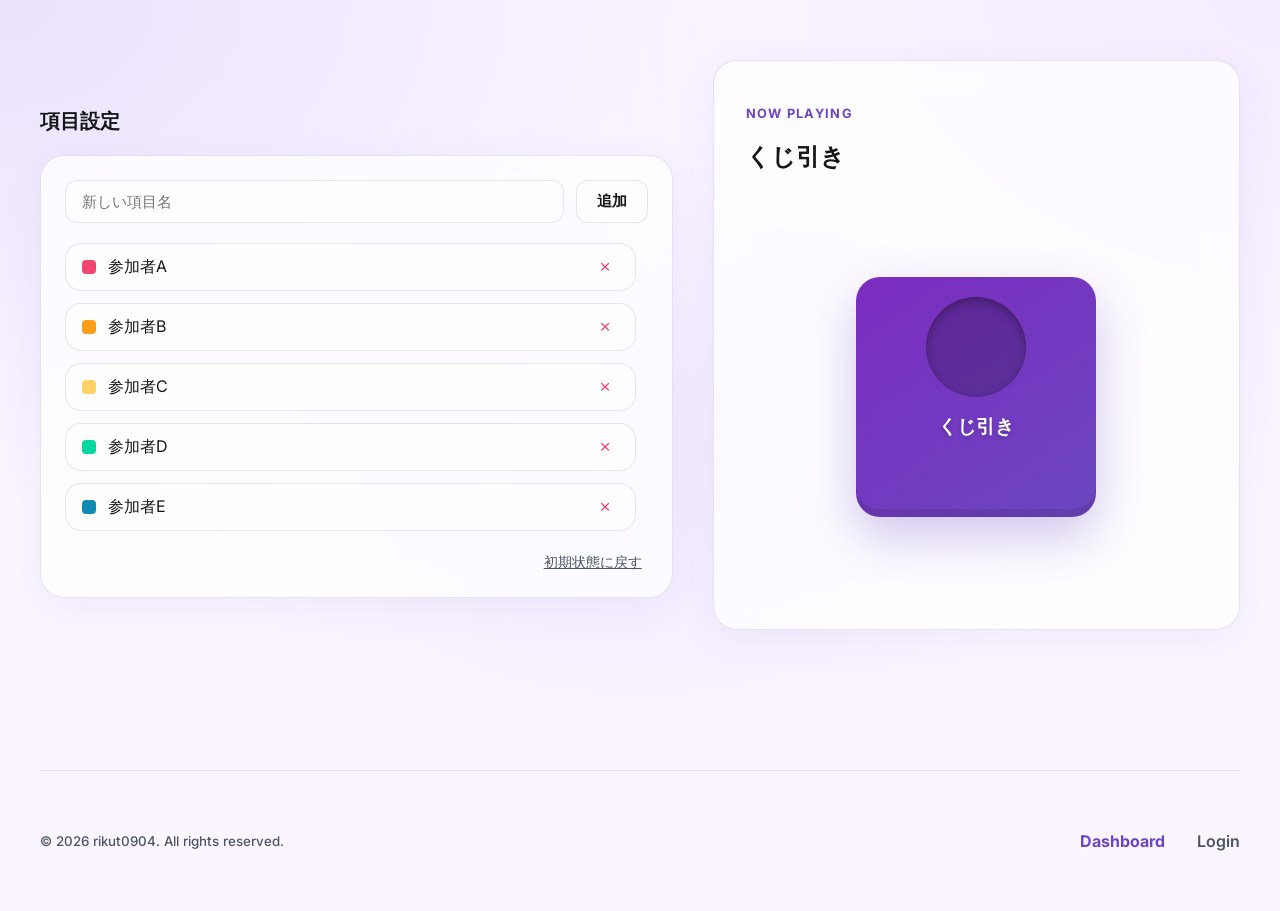
<file: html/index.html>
<!doctype html>
<html lang="ja">

<head>
    <meta charset="utf-8" />
    <meta name="viewport" content="width=device-width, initial-scale=1" />
    <title>くじ引き</title>
    <link rel="stylesheet" href="/css/style.css" />
</head>

<body>
    <main class="wrap">
        <section class="intro-hero">
            <div>
                <div class="intro-content">
                    <h2 class="section-title">項目設定</h2>
                    <div id="item-editor" class="glass-card" style="padding: 24px;">
                        <div class="item-editor-header">
                            <input type="text" id="new-item-label" placeholder="新しい項目名" class="item-editor-input">
                            <button class="btn" id="add-item-button" style="padding: 10px 20px;">追加</button>
                        </div>
                        <div id="item-list" class="legend-list">
                            <!-- Items will be rendered here -->
                        </div>
                        <div class="item-editor-footer">
                            <button id="reset-items-button" class="reset-link-btn">初期状態に戻す</button>
                        </div>
                    </div>
                </div>
            </div>

            <div class="glass-card">
                <p class="eyebrow" style="margin-bottom: 4px;">Now Playing</p>
                <h2 id="index-raffle-title" style="margin-bottom: 24px;">くじ引き</h2>
                <div class="raffle-stage">
                    <div id="raffle-ticket" class="raffle-ticket">
                        <span id="ticket-label"></span>
                    </div>
                    <div id="raffle-box" class="raffle-box" onclick="spin()">
                        <span class="raffle-box-label">くじ引き</span>
                    </div>
                </div>
            </div>
        </section>
    </main>

    <footer class="site-footer wrap">
        <div class="footer-content">
            <small class="footer-copy">&copy; 2026 rikut0904. All rights reserved.</small>
            <nav class="footer-nav">
                <a class="footer-nav-link primary" href="/dashboard">Dashboard</a>
                <a class="footer-nav-link secondary" href="/login">Login</a>
            </nav>
        </div>
    </footer>

    <script type="module" src="/js/index.js"></script>
    <script type="module">
        import { addItem, removeItem, resetItems, clearHistory, spin } from '/js/index.js';
        window.addItem = addItem;
        window.removeItem = removeItem;
        window.resetItems = resetItems;
        window.clearHistory = clearHistory;
        window.spin = spin;
    </script>
</body>

</html>
</file>
<file: css/style.css>
@import url('https://fonts.googleapis.com/css2?family=Inter:wght@400;500;600;700;800&display=swap');

:root {
    --bg: #faf5ff;
    --accent: #6b46c1;
    --accent-dark: #553c9a;
    --accent-glow: rgba(107, 70, 193, 0.2);
    --glass-bg: rgba(255, 255, 255, 0.75);
    --glass-border: rgba(107, 70, 193, 0.15);
    --text-main: #171717;
    --text-muted: #4b5563;
    --shadow: 0 10px 40px rgba(107, 70, 193, 0.06);
    --radius: 24px;
}

* {
    box-sizing: border-box;
}

html,
body {
    min-height: 100%;
    margin: 0;
}

body {
    color: var(--text-main);
    font-family: 'Inter', -apple-system, BlinkMacSystemFont, sans-serif;
    background-color: #faf5ff;
    background-image: 
        radial-gradient(at 0% 0%, rgba(167, 139, 250, 0.18) 0px, transparent 40%),
        radial-gradient(at 100% 0%, rgba(216, 180, 254, 0.15) 0px, transparent 40%),
        radial-gradient(at 50% 50%, rgba(139, 92, 246, 0.08) 0px, transparent 50%);
    background-attachment: fixed;
}

body.modal-open {
    overflow: hidden;
}

/* Common Layout Components */
.wrap {
    width: min(1200px, calc(100vw - 40px));
    margin: 0 auto;
}

.glass-card {
    background: var(--glass-bg);
    backdrop-filter: blur(16px);
    -webkit-backdrop-filter: blur(16px);
    border: 1px solid var(--glass-border);
    border-radius: var(--radius);
    padding: 32px;
    box-shadow: var(--shadow);
}

/* Global Buttons */
.btn {
    display: inline-flex;
    align-items: center;
    justify-content: center;
    padding: 12px 24px;
    border-radius: 12px;
    font-size: 0.95rem;
    font-weight: 600;
    cursor: pointer;
    transition: all 0.2s cubic-bezier(0.4, 0, 0.2, 1);
    border: 1px solid transparent;
    text-decoration: none;
    font-family: inherit;
}

.btn.primary {
    background: linear-gradient(135deg, var(--accent), var(--accent-dark));
    color: white;
    box-shadow: 0 4px 12px rgba(107, 70, 193, 0.25);
}

.btn.primary:hover {
    transform: translateY(-1px);
    box-shadow: 0 8px 20px rgba(107, 70, 193, 0.35);
    filter: brightness(1.05);
}

.btn:not(.primary) {
    background: rgba(255, 255, 255, 0.6);
    border: 1px solid var(--glass-border);
    color: var(--text-main);
}

.btn:not(.primary):hover {
    background: white;
    border-color: var(--accent);
}

.btn:disabled {
    opacity: 0.5;
    cursor: not-allowed;
    transform: none !important;
}

/* Admin Layout - Top Navigation */
.admin-layout {
    display: flex;
    flex-direction: column;
    min-height: 100vh;
}

.admin-navbar {
    height: 72px;
    background: rgba(255, 255, 255, 0.6);
    backdrop-filter: blur(12px);
    -webkit-backdrop-filter: blur(12px);
    border-bottom: 1px solid var(--glass-border);
    position: sticky;
    top: 0;
    z-index: 50;
}

.admin-navbar .wrap {
    display: flex;
    align-items: center;
    justify-content: space-between;
    height: 100%;
}

.nav-group {
    display: flex;
    align-items: center;
    gap: 8px;
}

.nav-link {
    padding: 8px 16px;
    border-radius: 10px;
    color: var(--text-muted);
    text-decoration: none;
    font-size: 0.95rem;
    font-weight: 600;
    transition: all 0.2s;
}

.nav-link:hover {
    background: rgba(107, 70, 193, 0.05);
    color: var(--accent);
}

.nav-link.active {
    background: white;
    color: var(--accent);
    box-shadow: 0 4px 12px rgba(107, 70, 193, 0.08);
}

.main-content {
    flex: 1;
}

.content-body {
    padding: 40px 0;
}

/* Page Headers */
.page-header {
    display: flex;
    justify-content: space-between;
    align-items: center;
    margin-bottom: 32px;
}

.page-title {
    margin: 0;
    font-size: 2rem;
    font-weight: 800;
}

.section-title {
    font-size: 1.25rem;
    margin-bottom: 20px;
    font-weight: 700;
}

.eyebrow {
    text-transform: uppercase;
    letter-spacing: 0.1em;
    font-size: 0.8rem;
    font-weight: 700;
    color: var(--accent);
    margin-bottom: 8px;
}

/* Index / Raffle Common Layout */
.intro-hero {
    display: grid;
    grid-template-columns: 1.2fr 1fr;
    gap: 40px;
    padding: 60px 0;
    align-items: start;
}

.intro-content {
    margin-top: 48px;
}

.intro-lead {
    font-size: 1.1rem;
    line-height: 1.6;
    color: var(--text-muted);
    max-width: 500px;
}

/* Item Editor (Index) Styles */
.item-editor-header {
    display: flex;
    gap: 12px;
    margin-bottom: 20px;
}

.item-editor-input {
    flex: 1;
    border: 1px solid var(--glass-border);
    border-radius: 12px;
    padding: 10px 16px;
    background: rgba(255, 255, 255, 0.5);
    font-size: 0.95rem;
    transition: all 0.2s;
}

.item-editor-input:focus {
    outline: none;
    border-color: var(--accent);
    background: white;
}

.item-editor-footer {
    margin-top: 20px;
    text-align: right;
}

.reset-link-btn {
    background: none;
    border: none;
    color: var(--text-muted);
    cursor: pointer;
    font-size: 0.85rem;
    text-decoration: underline;
}

/* Raffle (Lottery Box) Style */
.raffle-stage {
    position: relative;
    display: grid;
    place-items: center;
    padding: 40px 20px;
    min-height: 400px;
}

.raffle-box {
    position: relative;
    width: 240px;
    height: 240px;
    background: linear-gradient(145deg, #7b2cbf, var(--accent));
    border-radius: 24px;
    box-shadow: 
        0 20px 50px rgba(107, 70, 193, 0.3),
        inset 0 -8px 0 rgba(0,0,0,0.1);
    cursor: pointer;
    transition: transform 0.2s;
    display: flex;
    flex-direction: column;
    align-items: center;
    justify-content: center;
    z-index: 10;
}

.raffle-box:hover:not(.shaking) {
    transform: translateY(-5px) scale(1.02);
}

.raffle-box::before {
    content: '';
    position: absolute;
    top: 20px;
    width: 100px;
    height: 100px;
    background: rgba(0,0,0,0.2);
    border-radius: 50%;
    box-shadow: inset 0 4px 10px rgba(0,0,0,0.3);
}

.raffle-box-label {
    color: white;
    font-weight: 800;
    font-size: 1.2rem;
    margin-top: 60px;
    text-shadow: 0 2px 4px rgba(0,0,0,0.2);
}

.raffle-box.shaking {
    animation: shake 0.5s infinite;
}

@keyframes shake {
    0% { transform: translate(1px, 1px) rotate(0deg); }
    10% { transform: translate(-1px, -2px) rotate(-1deg); }
    20% { transform: translate(-3px, 0px) rotate(1deg); }
    30% { transform: translate(3px, 2px) rotate(0deg); }
    40% { transform: translate(1px, -1px) rotate(1deg); }
    50% { transform: translate(-1px, 2px) rotate(-1deg); }
    60% { transform: translate(-3px, 1px) rotate(0deg); }
    70% { transform: translate(3px, 1px) rotate(-1deg); }
    80% { transform: translate(-1px, -1px) rotate(1deg); }
    90% { transform: translate(1px, 2px) rotate(0deg); }
    100% { transform: translate(1px, -2px) rotate(-1deg); }
}

/* Ticket Animation */
.raffle-ticket {
    position: absolute;
    bottom: 50%;
    width: 180px;
    height: 100px;
    background: white;
    border-radius: 12px;
    display: flex;
    align-items: center;
    justify-content: center;
    font-weight: 700;
    box-shadow: 0 10px 30px rgba(0,0,0,0.1);
    transform: translateY(100px) scale(0);
    opacity: 0;
    z-index: 5;
    transition: all 0.6s cubic-bezier(0.34, 1.56, 0.64, 1);
}

.raffle-ticket.showing {
    transform: translateY(-80px) scale(1.1);
    opacity: 1;
}
/* Legend & History List */
.legend-list {
    display: flex;
    flex-direction: column;
    gap: 12px;
    max-height: 320px;
    overflow-y: auto;
    padding-right: 12px;
}

/* Custom Scrollbar for better UX */
.legend-list::-webkit-scrollbar {
    width: 6px;
}
.legend-list::-webkit-scrollbar-thumb {
    background: #e2e8f0;
    border-radius: 10px;
}
.legend-list::-webkit-scrollbar-track {
    background: transparent;
}

.legend-item {
    display: flex;
    align-items: center;
    gap: 12px;
    padding: 12px 16px;
    background: rgba(255, 255, 255, 0.6);
    border: 1px solid var(--glass-border);
    border-radius: 16px;
    transition: all 0.2s;
}

.legend-color {
    width: 14px;
    height: 14px;
    border-radius: 4px;
    flex-shrink: 0;
}

/* Dashboard Specific Styles */
.admin-grid {
    display: grid;
    grid-template-columns: 1fr;
    gap: 24px;
}

.admin-user-list {
    display: grid;
    grid-template-columns: repeat(auto-fill, minmax(320px, 1fr));
    gap: 20px;
}

.raffle-card {
    background: white;
    border: 1px solid var(--glass-border);
    border-radius: 20px;
    padding: 24px;
    display: flex;
    flex-direction: column;
    justify-content: space-between;
    transition: all 0.3s cubic-bezier(0.4, 0, 0.2, 1);
    box-shadow: 0 4px 12px rgba(0, 0, 0, 0.03);
}

.raffle-card:hover {
    transform: translateY(-4px);
    box-shadow: 0 12px 24px rgba(107, 70, 193, 0.08);
    border-color: var(--accent);
}

.raffle-card-header {
    margin-bottom: 16px;
}

.raffle-card-title {
    font-size: 1.25rem;
    font-weight: 700;
    color: var(--text-main);
    margin: 0 0 8px;
    display: block;
}

.raffle-card-desc {
    font-size: 0.9rem;
    color: var(--text-muted);
    line-height: 1.5;
    height: 2.7em;
    overflow: hidden;
    margin: 0;
}

.raffle-card-stats {
    display: flex;
    gap: 16px;
    margin-top: 16px;
    font-size: 0.85rem;
    color: var(--text-muted);
    font-weight: 500;
}

.raffle-card-stats span {
    display: flex;
    align-items: center;
    gap: 6px;
}

.raffle-card-actions {
    display: flex;
    gap: 8px;
    margin-top: 24px;
    border-top: 1px solid #f1f5f9;
    padding-top: 20px;
}

.raffle-card-actions .btn {
    flex: 1;
    padding: 10px;
}

/* MODALS - 2-Pane Layout (Dashboard Edit) */
.result-modal {
    position: fixed;
    inset: 0;
    z-index: 1000;
    display: grid;
    place-items: center;
    visibility: hidden;
    opacity: 0;
    transition: all 0.3s cubic-bezier(0.4, 0, 0.2, 1);
}

.result-modal.is-open {
    visibility: visible;
    opacity: 1;
}

.result-modal-backdrop {
    position: absolute;
    inset: 0;
    background: rgba(15, 23, 42, 0.4);
    backdrop-filter: blur(8px);
    -webkit-backdrop-filter: blur(8px);
}

.result-modal-dialog {
    position: relative;
    background: white;
    border-radius: 24px;
    width: min(1000px, 96vw);
    height: min(720px, 90vh);
    box-shadow: 0 40px 100px -20px rgba(0, 0, 0, 0.2);
    transform: translateY(20px);
    transition: all 0.4s cubic-bezier(0.34, 1.56, 0.64, 1);
    display: flex;
    flex-direction: column;
    overflow: hidden;
}

.result-modal.is-open .result-modal-dialog {
    transform: translateY(0);
}

.modal-split-layout {
    display: flex;
    flex: 1;
    overflow: hidden;
    height: 100%;
}

.modal-sidebar {
    width: 320px;
    padding: 32px;
    background: #f8fafc;
    border-right: 1px solid #f1f5f9;
    overflow-y: auto;
    display: flex;
    flex-direction: column;
    gap: 20px;
}

.modal-main-content {
    flex: 1;
    padding: 32px 32px 16px;
    display: flex;
    flex-direction: column;
    overflow: hidden;
}

.modal-items-scroll {
    flex: 1;
    overflow-y: auto;
    padding-right: 8px;
    margin-top: 12px;
}

.modal-items-scroll::-webkit-scrollbar {
    width: 5px;
}
.modal-items-scroll::-webkit-scrollbar-thumb {
    background: #e2e8f0;
    border-radius: 10px;
}

.modal-item-row {
    display: flex;
    gap: 12px;
    align-items: center;
    background: white;
    padding: 8px 12px;
    border-radius: 12px;
    margin-bottom: 6px;
    border: 1px solid #e2e8f0;
}

.item-color-input {
    width: 28px;
    height: 28px;
    border: none;
    border-radius: 50%;
    cursor: pointer;
    background: none;
    padding: 0;
    flex-shrink: 0;
}

.item-label-input {
    flex: 1;
    border: 1px solid #e2e8f0;
    border-radius: 8px;
    padding: 6px 10px;
    font-size: 0.9rem;
}

.item-weight-input {
    width: 54px;
    border: 1px solid #e2e8f0;
    border-radius: 8px;
    padding: 6px;
    text-align: center;
    font-size: 0.85rem;
}

.item-remove-btn {
    color: #94a3b8;
    cursor: pointer;
    background: none;
    border: none;
    padding: 4px;
}

.item-remove-btn:hover {
    color: #ef476f;
}

.modal-footer-actions {
    padding: 16px 32px 24px;
    border-top: 1px solid #f1f5f9;
    display: flex;
    justify-content: flex-end;
    gap: 10px;
    background: white;
}

.modal-footer-actions .btn {
    padding: 8px 20px;
    font-size: 0.85rem;
    min-width: 100px;
}

/* Result Modal Specifics */
.modal-body-scroll {
    overflow-y: auto;
    max-height: 60vh;
    padding: 20px;
}

.result-label {
    text-transform: uppercase;
    letter-spacing: 0.1em;
    font-size: 0.9rem;
    font-weight: 700;
    color: var(--accent);
    margin-bottom: 16px;
}

.result-modal-dialog.result-modal-dialog-compact {
    width: min(560px, calc(100vw - 32px));
    height: auto;
    min-height: 0;
    padding: 40px 32px 28px;
    border: 1px solid rgba(107, 70, 193, 0.12);
    background:
        radial-gradient(circle at top, rgba(216, 180, 254, 0.28), transparent 48%),
        linear-gradient(180deg, rgba(255, 255, 255, 0.98), rgba(250, 245, 255, 0.96));
    text-align: center;
}

.result-modal-card {
    display: flex;
    flex-direction: column;
    align-items: center;
    gap: 20px;
}

.result-modal-badge {
    display: inline-flex;
    align-items: center;
    justify-content: center;
    min-width: 96px;
    padding: 8px 14px;
    border-radius: 999px;
    background: rgba(107, 70, 193, 0.1);
    color: var(--accent);
    font-size: 0.82rem;
    font-weight: 800;
    letter-spacing: 0.12em;
    text-transform: uppercase;
}

.result-modal-copy {
    margin: 0;
    color: var(--text-muted);
    font-size: 1rem;
    line-height: 1.6;
}

.result-modal-title {
    margin: 0;
    font-size: clamp(2.2rem, 6vw, 3.4rem);
    line-height: 1.1;
    font-weight: 800;
    word-break: break-word;
}

.result-modal-chip {
    display: inline-flex;
    align-items: center;
    gap: 10px;
    min-height: 52px;
    max-width: 100%;
    padding: 12px 18px;
    border-radius: 18px;
    background: rgba(255, 255, 255, 0.72);
    border: 1px solid rgba(107, 70, 193, 0.12);
    box-shadow: 0 16px 32px rgba(107, 70, 193, 0.08);
}

.result-modal-chip-swatch {
    width: 14px;
    height: 14px;
    border-radius: 999px;
    flex-shrink: 0;
    box-shadow: 0 0 0 4px rgba(255, 255, 255, 0.9);
}

.result-modal-chip-label {
    min-width: 0;
    color: var(--text-main);
    font-size: 0.95rem;
    font-weight: 700;
    overflow-wrap: anywhere;
}

.result-modal-actions {
    display: flex;
    justify-content: center;
    width: 100%;
    margin-top: 4px;
}

.result-modal-actions .btn {
    min-width: 140px;
}

/* Forms */
.admin-field {
    display: grid;
    gap: 6px;
}

.admin-field span {
    font-size: 0.85rem;
    font-weight: 600;
    color: var(--text-muted);
}

.admin-field input {
    width: 100%;
    border: 1px solid var(--glass-border);
    border-radius: 12px;
    padding: 12px 16px;
    background: rgba(255, 255, 255, 0.5);
    font-size: 0.95rem;
    transition: all 0.2s;
}

.admin-field input:focus {
    outline: none;
    border-color: var(--accent);
    background: white;
    box-shadow: 0 0 0 4px var(--accent-glow);
}

.admin-notice {
    padding: 12px 16px;
    border-radius: 12px;
    background: rgba(107, 70, 193, 0.08);
    color: var(--accent);
    margin-bottom: 24px;
}

/* Site Footer */
.site-footer {
    padding: 60px 0;
    border-top: 1px solid var(--glass-border);
    margin-top: 80px;
}

.footer-content {
    display: flex;
    justify-content: space-between;
    align-items: center;
}

.footer-copy {
    color: var(--text-muted);
    font-weight: 500;
}

.footer-nav {
    display: flex;
    gap: 32px;
}

.footer-nav-link {
    font-size: 1rem;
    text-decoration: none;
    font-weight: 600;
}

.footer-nav-link.primary {
    color: var(--accent);
    font-weight: 700;
}

.footer-nav-link.secondary {
    color: var(--text-muted);
}

/* Presentation Mode */
body.presentation-mode {
    background-image: radial-gradient(at 50% 50%, rgba(139, 92, 246, 0.15) 0px, transparent 80%);
    overflow: hidden;
}

body.presentation-mode .admin-navbar,
body.presentation-mode #view-selection,
body.presentation-mode .main-content > .wrap > .admin-notice,
body.presentation-mode #view-play > .intro-hero > div:first-child,
body.presentation-mode .site-footer {
    display: none !important;
}

body.presentation-mode .main-content,
body.presentation-mode .content-body,
body.presentation-mode .main-content > .wrap {
    height: 100vh;
    width: 100vw;
    margin: 0;
    padding: 0;
    max-width: none;
    display: flex;
    align-items: center;
    justify-content: center;
}

body.presentation-mode #view-play {
    display: flex !important;
    width: 100%;
    height: 100%;
    align-items: center;
    justify-content: center;
}

body.presentation-mode #view-play > .intro-hero {
    grid-template-columns: 1fr;
    width: 100%;
    max-width: 800px;
    padding: 0;
    margin: 0;
}

body.presentation-mode .raffle-stage {
    min-height: 500px;
    transform: scale(1.2);
}

body.presentation-mode .exit-presentation {
    position: fixed;
    top: 24px;
    right: 24px;
    z-index: 100;
    opacity: 0.3;
    transition: opacity 0.2s;
}

body.presentation-mode .exit-presentation:hover {
    opacity: 1;
}

/* Responsive Styles */
@media (max-width: 920px) {
    .intro-hero {
        grid-template-columns: 1fr;
        padding: 40px 0;
        gap: 24px;
    }
    
    .intro-content {
        margin-top: 24px;
    }

    .raffle-stage {
        min-height: 300px;
    }
}

@media (max-width: 850px) {
    .modal-split-layout {
        flex-direction: column;
        overflow-y: auto;
    }
    .modal-sidebar {
        width: 100%;
        border-right: none;
        border-bottom: 1px solid #f1f5f9;
    }
    .footer-content {
        flex-direction: column;
        gap: 20px;
        text-align: center;
    }

    .result-modal-dialog.result-modal-dialog-compact {
        padding: 32px 20px 24px;
    }
}
</file>
